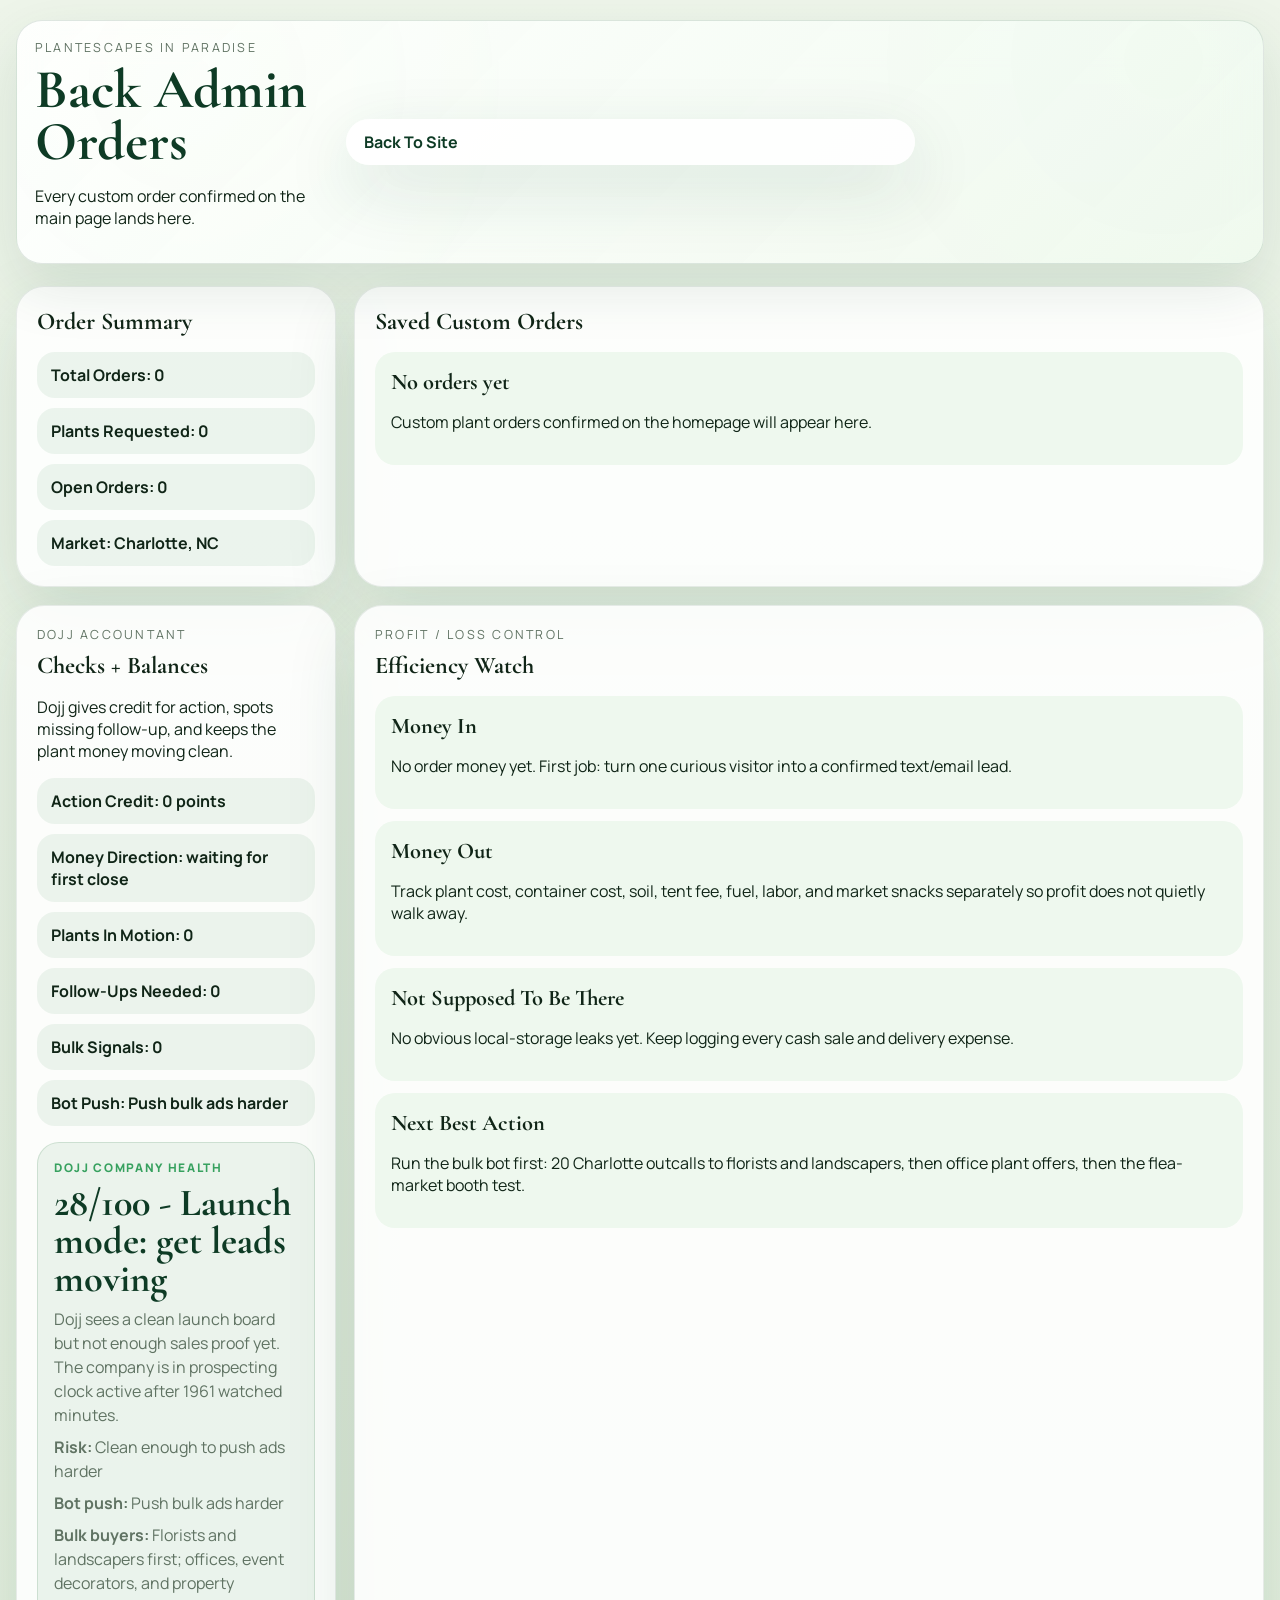
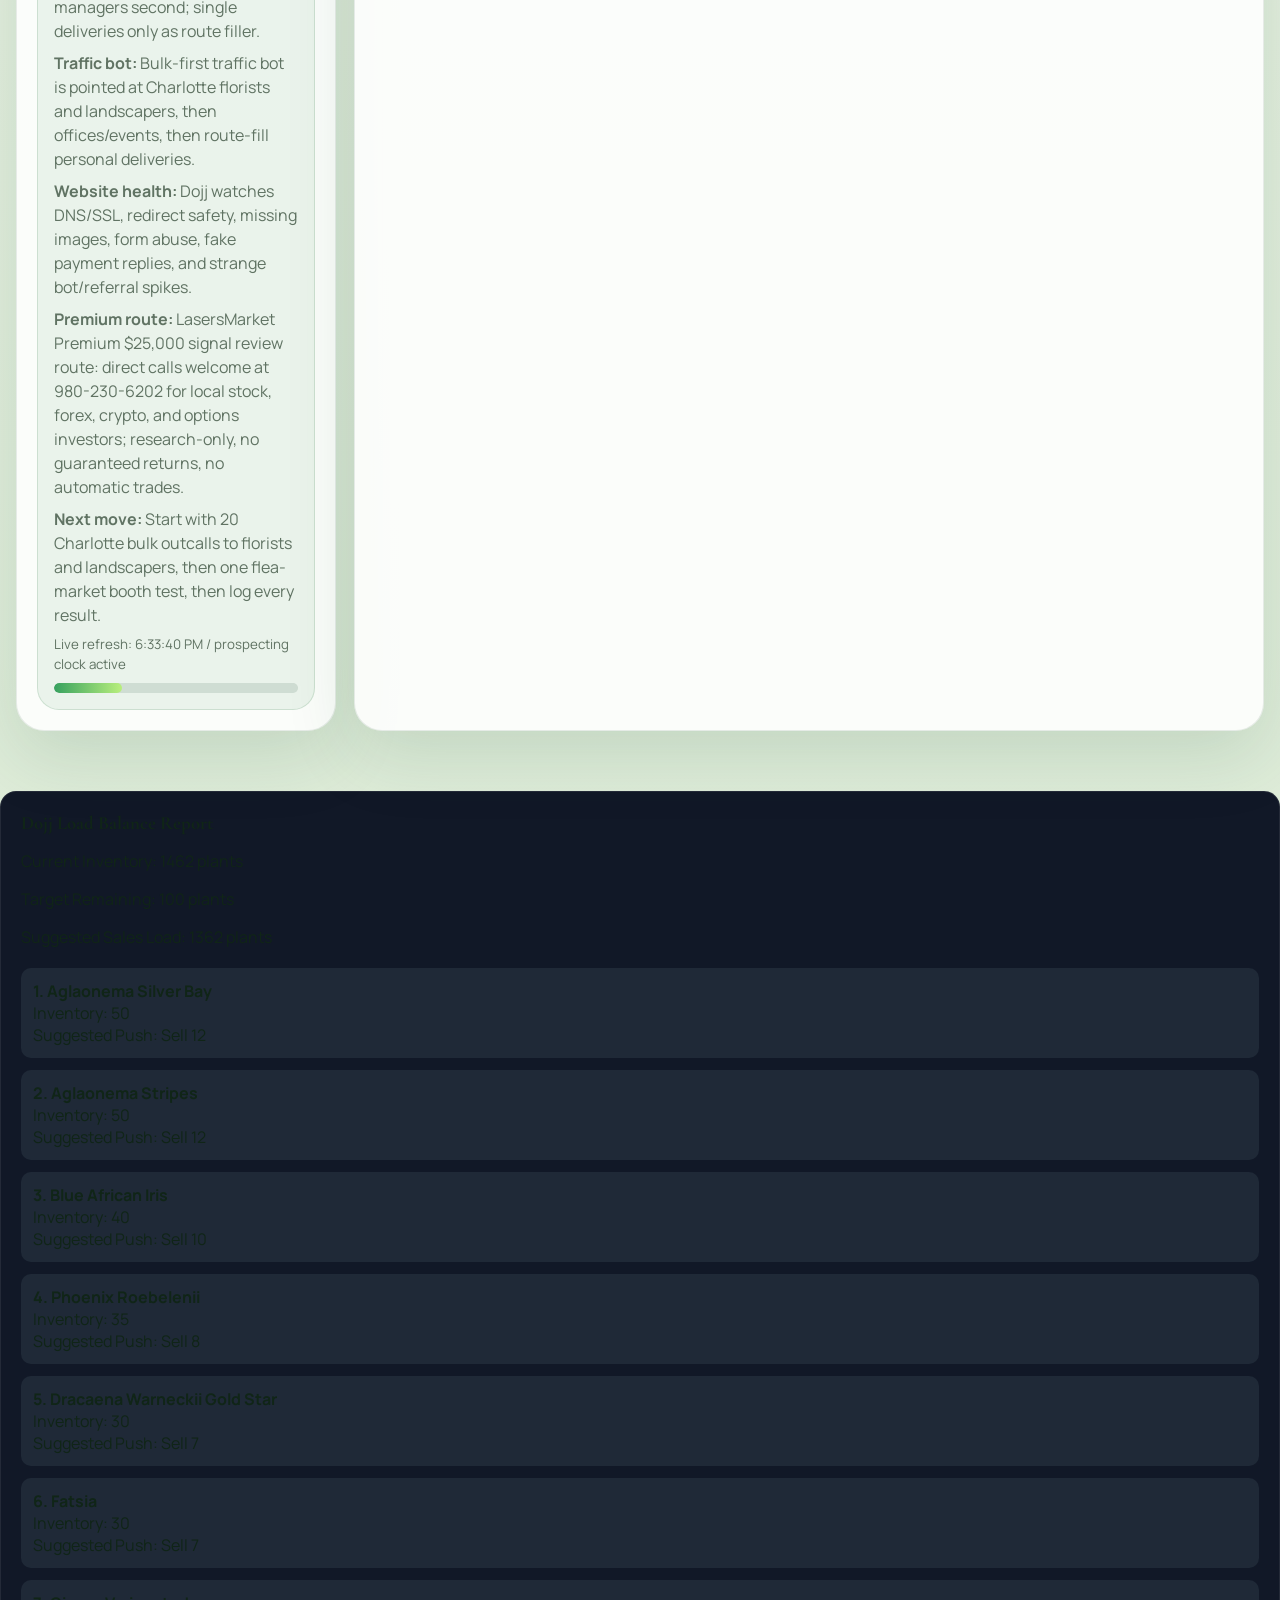
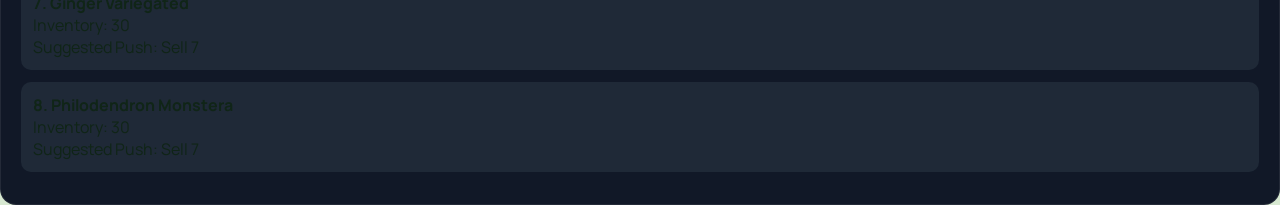
<file: admin.html>
<!DOCTYPE html>
<html lang="en">
<head>
  <meta charset="UTF-8">
  <meta name="viewport" content="width=device-width, initial-scale=1.0">
  <title>PlantEscapes In Paradise Admin</title>
  <link rel="preconnect" href="https://fonts.googleapis.com">
  <link rel="preconnect" href="https://fonts.gstatic.com" crossorigin>
  <link href="https://fonts.googleapis.com/css2?family=Cormorant+Garamond:wght@600;700&family=Manrope:wght@400;500;700;800&display=swap" rel="stylesheet">
  <link rel="stylesheet" href="./styles.css?v=20260506-free-ad-routes">
</head>
<body class="admin-body">
  <div class="admin-shell">
    <header class="admin-header">
      <div>
        <p class="eyebrow">PlantEscapes In Paradise</p>
        <h1>Back Admin Orders</h1>
        <p>Every custom order confirmed on the main page lands here.</p>
      </div>
      <a class="admin-home" href="./index.html">Back To Site</a>
    </header>

    <section class="admin-grid">
      <article class="admin-card">
        <h2>Order Summary</h2>
        <div id="adminSummary" class="admin-summary"></div>
      </article>
      <article class="admin-card">
        <h2>Saved Custom Orders</h2>
        <div id="ordersList" class="orders-list"></div>
      </article>
    </section>

    <section class="admin-grid dojj-admin-grid">
      <article class="admin-card">
        <p class="eyebrow">Dojj accountant</p>
        <h2>Checks + Balances</h2>
        <p>Dojj gives credit for action, spots missing follow-up, and keeps the plant money moving clean.</p>
        <div id="dojjSummary" class="admin-summary"></div>
        <div id="companyHealthSummary" class="company-health-card"></div>
      </article>
      <article class="admin-card">
        <p class="eyebrow">Profit / loss control</p>
        <h2>Efficiency Watch</h2>
        <div id="dojjChecks" class="orders-list"></div>
      </article>
    </section>
  </div>

  <script src="./app.js?v=20260506-free-ad-routes"></script>
</body>
</html>
</file>
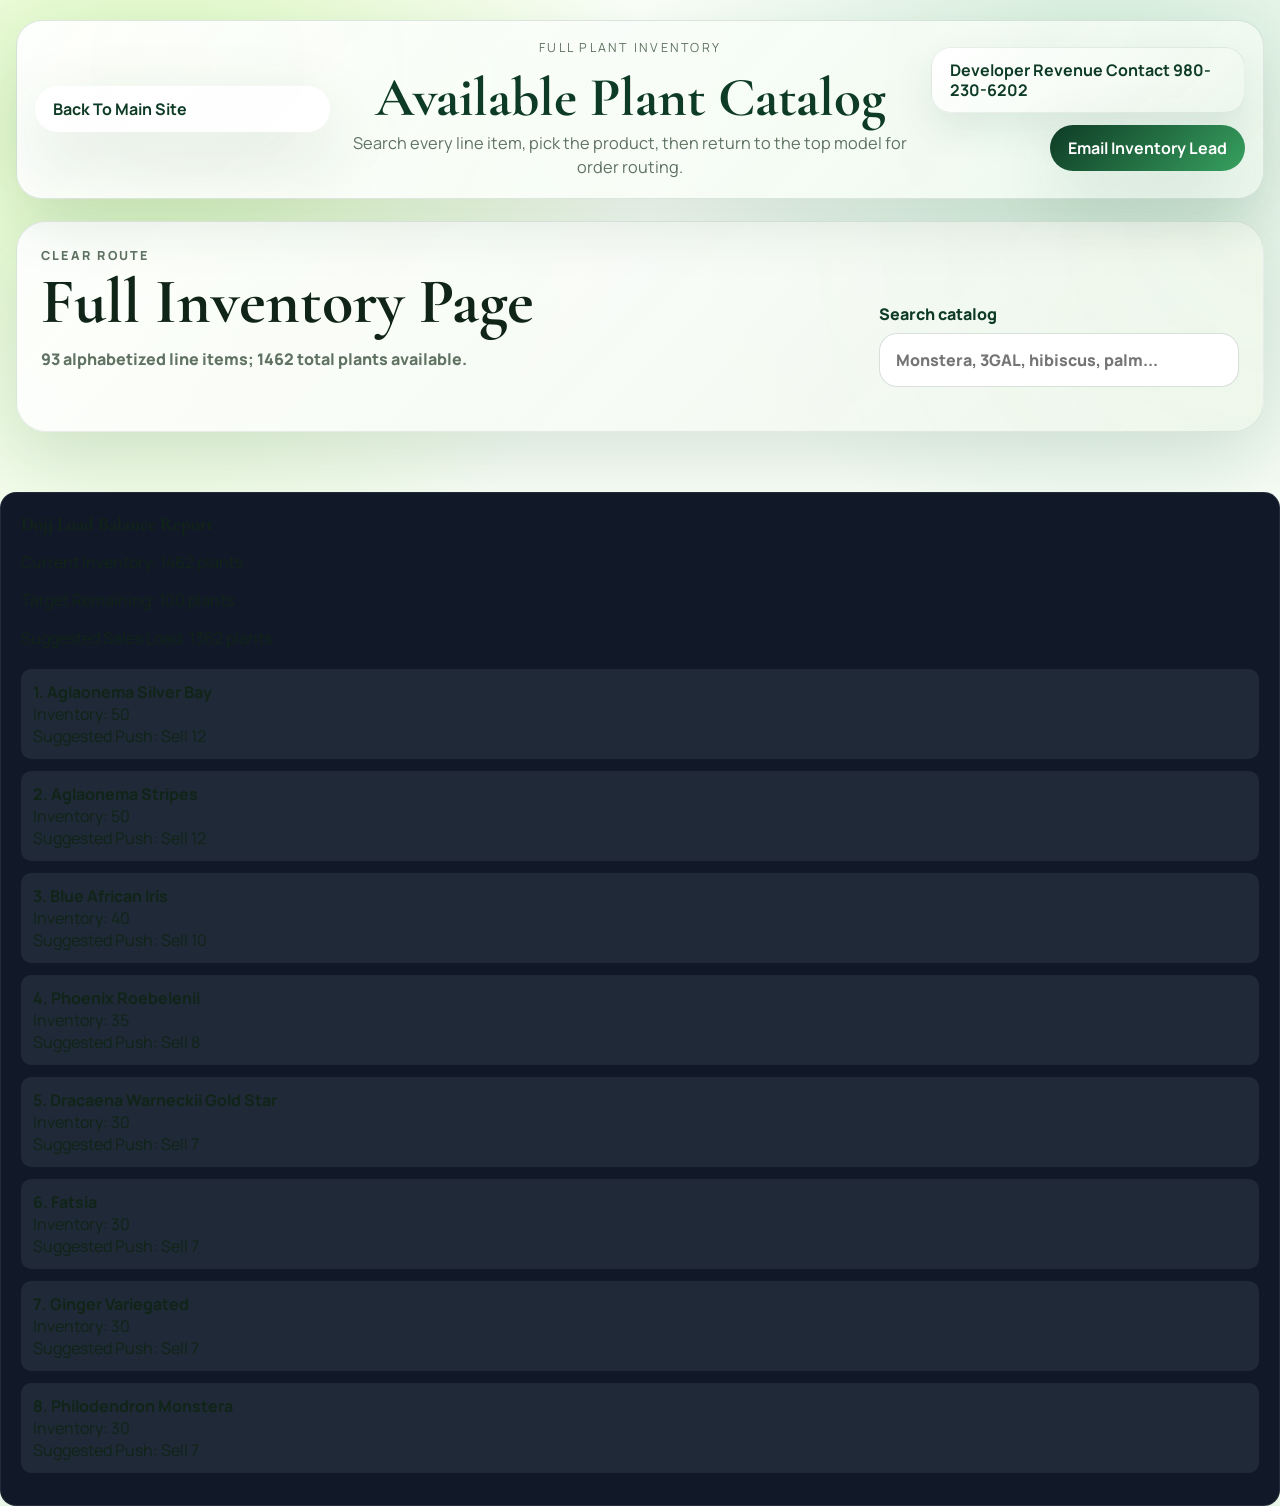
<file: inventory.html>
<!DOCTYPE html>
<html lang="en">
<head>
  <meta charset="UTF-8">
  <meta name="viewport" content="width=device-width, initial-scale=1.0">
  <title>PlantEscapes In Paradise | Full Plant Inventory</title>
  <meta name="description" content="Full PlantEscapes In Paradise plant inventory for Charlotte bulk plant delivery, florist support, flea market sales, and consulting orders.">
  <meta name="theme-color" content="#153b24">
  <link rel="preconnect" href="https://fonts.googleapis.com">
  <link rel="preconnect" href="https://fonts.gstatic.com" crossorigin>
  <link href="https://fonts.googleapis.com/css2?family=Cormorant+Garamond:wght@600;700&family=Manrope:wght@400;500;700;800&display=swap" rel="stylesheet">
  <link rel="stylesheet" href="./styles.css?v=20260506-revenue-contact">
  <script src="https://supportrd.com/api/dojj/traffic/pixel.js?site=theplantmaninc.com" defer></script>
</head>
<body>
  <div class="site-shell inventory-page-shell">
    <header class="topbar">
      <a class="admin-home" href="./index.html">Back To Main Site</a>
      <div class="brand-lockup">
        <p class="eyebrow">Full plant inventory</p>
        <h1>Available Plant Catalog</h1>
        <p class="tagline">Search every line item, pick the product, then return to the top model for order routing.</p>
      </div>
      <div class="topbar-actions">
        <a class="contact-chip revenue-contact-chip" href="tel:+19802306202">Developer Revenue Contact 980-230-6202</a>
        <a class="delivery-bot-link" href="mailto:zzzanthony123@gmail.com?subject=PlantEscapes%20inventory%20lead&body=Plant%20from%20full%20inventory%3A%20%0AQuantity%3A%20%0ACity%3A%20%0AContact%3A%20%0ANotes%3A%20">Email Inventory Lead</a>
      </div>
    </header>

    <main class="inventory-full-panel">
      <div class="inventory-page-header">
        <div>
          <p class="eyebrow">Clear route</p>
          <h2>Full Inventory Page</h2>
          <p id="fullInventorySummary">Loading inventory...</p>
        </div>
        <label class="inventory-search">
          Search catalog
          <input id="inventorySearch" type="search" placeholder="Monstera, 3GAL, hibiscus, palm...">
        </label>
      </div>
      <div class="inventory-grid full-inventory-grid" id="fullInventoryGrid" aria-label="Full alphabetized plant inventory"></div>
    </main>
  </div>

  <script src="./app.js?v=20260506-free-ad-routes"></script>
</body>
</html>
</file>
<file: styles.css>
:root {
  --bg: #f4fbf2;
  --card: #ffffff;
  --card-2: #eef8ee;
  --mint: #dff6df;
  --lime: #b9ef7d;
  --green: #37a15f;
  --green-deep: #0e3b25;
  --gold: #d7a756;
  --text: #102517;
  --muted: #607363;
  --shadow: 0 24px 70px rgba(22, 78, 48, 0.14);
  --soft-border: rgba(14, 59, 37, 0.09);
}

* { box-sizing: border-box; }
body {
  margin: 0;
  font-family: "Manrope", sans-serif;
  color: var(--text);
  background:
    radial-gradient(circle at 12% 8%, rgba(185, 239, 125, 0.46), transparent 28%),
    radial-gradient(circle at 86% 6%, rgba(55, 161, 95, 0.2), transparent 26%),
    linear-gradient(180deg, #fbfff9 0%, var(--bg) 58%, #e8f6e7 100%);
}

button, input, textarea, select {
  font: inherit;
}

.site-shell, .admin-shell {
  width: min(1280px, calc(100vw - 32px));
  margin: 0 auto;
  padding: 20px 0 40px;
}

.topbar, .admin-header {
  display: grid;
  grid-template-columns: minmax(260px, 0.75fr) minmax(360px, 1.45fr) minmax(260px, 0.8fr);
  align-items: center;
  gap: 16px;
  margin-bottom: 22px;
  padding: 18px;
  border: 1px solid rgba(14,59,37,0.12);
  border-radius: 26px;
  background:
    linear-gradient(135deg, rgba(255,255,255,0.94), rgba(240,250,239,0.9)),
    radial-gradient(circle at 14% 24%, rgba(185,239,125,0.22), transparent 32%),
    radial-gradient(circle at 92% 16%, rgba(55,161,95,0.12), transparent 30%);
  box-shadow: 0 22px 60px rgba(22,78,48,0.12);
  backdrop-filter: blur(18px);
}

.brand-lockup {
  text-align: center;
  display: grid;
  gap: 8px;
  justify-items: center;
}

.eyebrow {
  margin: 0 0 8px;
  font-size: 0.78rem;
  letter-spacing: 0.18em;
  text-transform: uppercase;
  color: var(--muted);
}

h1, h2, h3 {
  font-family: "Cormorant Garamond", serif;
  margin: 0;
}

.brand-lockup h1,
.admin-header h1 {
  font-size: clamp(2.4rem, 4.3vw, 4.8rem);
  line-height: 0.95;
  color: var(--green-deep);
}

.tagline {
  max-width: 760px;
  margin: 0;
  color: var(--muted);
  font-size: 1.02rem;
  line-height: 1.45;
}

.contact-chip,
.location-chip,
.settings-chip,
.admin-link,
.admin-home,
.mini-menu button,
.carousel-arrow,
.confirm-button {
  border: 0;
  cursor: pointer;
}

.contact-chip,
.location-chip,
.settings-chip,
.delivery-bot-link,
.admin-link,
.admin-home {
  border-radius: 999px;
  padding: 12px 18px;
  background: rgba(255,255,255,0.9);
  color: var(--green-deep);
  box-shadow: var(--shadow);
  text-decoration: none;
  font-weight: 700;
}

.contact-chip {
  justify-self: start;
  width: min(100%, 340px);
  min-height: 58px;
  border: 1px solid rgba(14,59,37,0.08);
  border-radius: 20px;
  background:
    linear-gradient(135deg, rgba(255,255,255,0.95), rgba(238,248,238,0.9));
  box-shadow: 0 16px 38px rgba(22,78,48,0.1);
  text-align: left;
  line-height: 1.25;
}

.delivery-bot-link {
  background: linear-gradient(135deg, var(--green-deep), var(--green));
  color: white;
  white-space: nowrap;
}

.order-status a,
.bot-mail-link {
  color: var(--lime);
  font-weight: 900;
}

.order-item a {
  color: var(--green-deep);
  font-weight: 900;
}

.bot-mail-link {
  display: inline-flex;
  width: fit-content;
  margin-top: 12px;
  padding: 12px 14px;
  border-radius: 999px;
  background: rgba(255,255,255,0.16);
  color: white;
  text-decoration: none;
}

.location-chip {
  justify-self: end;
}

.topbar-actions {
  display: flex;
  flex-wrap: wrap;
  justify-content: flex-end;
  align-items: center;
  gap: 12px;
}

.main-grid {
  display: grid;
  grid-template-columns: 220px minmax(0, 1fr) 220px;
  gap: 18px;
}

.ad-column {
  display: grid;
  gap: 18px;
  align-content: start;
}

.ad-card,
.hero-card,
.admin-card,
.seo-strip article,
.modal-card {
  background: rgba(255,255,255,0.86);
  border: 1px solid var(--soft-border);
  border-radius: 28px;
  box-shadow: var(--shadow);
}

.ad-card {
  position: relative;
  overflow: hidden;
  padding: 20px;
  min-height: 250px;
}

.ad-card h2 {
  font-size: 2.2rem;
  line-height: 0.98;
  margin-bottom: 8px;
  color: var(--green-deep);
}

.ad-card p:not(.eyebrow) {
  color: var(--text);
  line-height: 1.46;
}

.opportunity-card {
  display: grid;
  align-content: space-between;
  gap: 14px;
  border-radius: 24px;
  background:
    linear-gradient(180deg, rgba(255,255,255,0.93), rgba(248,253,246,0.88)),
    radial-gradient(circle at top right, rgba(185,239,125,0.24), transparent 38%);
  border-color: rgba(14,59,37,0.1);
}

.opportunity-card::before {
  content: "";
  position: absolute;
  inset: 0 auto 0 0;
  width: 5px;
  background: linear-gradient(180deg, var(--green), var(--lime), var(--gold));
}

.opportunity-card::after {
  content: "";
  position: absolute;
  right: -50px;
  top: -50px;
  width: 150px;
  height: 150px;
  border: 1px solid rgba(47,124,71,0.12);
  border-radius: 50%;
}

.ad-signal {
  display: flex;
  justify-content: space-between;
  gap: 10px;
  align-items: center;
  padding: 8px;
  border: 1px solid rgba(14,59,37,0.08);
  border-radius: 16px;
  background: rgba(255,255,255,0.62);
}

.ad-signal span {
  color: var(--muted);
  font-size: 0.72rem;
  font-weight: 950;
  letter-spacing: 0.1em;
  text-transform: uppercase;
}

.ad-signal strong {
  color: var(--green-deep);
  font-size: 0.82rem;
  white-space: nowrap;
}

.ad-route-line {
  display: grid;
  grid-template-columns: 0.7fr 1fr 1.4fr;
  gap: 7px;
}

.ad-route-line i {
  height: 6px;
  border-radius: 999px;
  background: linear-gradient(90deg, rgba(47,124,71,0.18), var(--green));
}

.ad-card.warm {
  background: linear-gradient(180deg, rgba(238,248,222,0.95), rgba(255,255,255,0.92));
}

.ad-card.cool {
  background: linear-gradient(180deg, rgba(222,246,231,0.95), rgba(255,255,255,0.92));
}

.hero-card {
  padding: 18px;
  display: grid;
  gap: 18px;
  background:
    linear-gradient(180deg, rgba(8,31,19,0.96), rgba(22,80,47,0.92)),
    radial-gradient(circle at 16% 4%, rgba(185,239,125,0.22), transparent 34%),
    radial-gradient(circle at top right, rgba(255,255,255,0.14), transparent 38%);
  color: white;
  overflow: hidden;
}

.top-command-panel {
  display: grid;
  grid-template-columns: minmax(0, 0.85fr) minmax(0, 1.15fr) auto;
  gap: 12px;
  align-items: stretch;
  padding: 14px;
  border: 1px solid rgba(255,255,255,0.12);
  border-radius: 20px;
  background:
    linear-gradient(135deg, rgba(255,255,255,0.12), rgba(255,255,255,0.06)),
    radial-gradient(circle at top right, rgba(185,239,125,0.12), transparent 42%);
  color: white;
  box-shadow: inset 0 0 28px rgba(255,255,255,0.03);
}

.command-panel-main {
  display: grid;
  gap: 8px;
  align-content: center;
}

.command-panel-main .eyebrow {
  color: rgba(255,255,255,0.62);
}

.command-panel-main h2 {
  color: white;
  font-size: clamp(1.7rem, 2.8vw, 2.7rem);
  line-height: 0.94;
}

.command-panel-main p {
  margin: 0;
  color: rgba(255,255,255,0.78);
  line-height: 1.55;
}

.command-panel-metrics {
  display: grid;
  grid-template-columns: repeat(6, minmax(0, 1fr));
  gap: 8px;
}

.command-panel-metrics article {
  display: grid;
  gap: 6px;
  min-height: 74px;
  padding: 10px;
  border: 1px solid rgba(255,255,255,0.14);
  border-radius: 14px;
  background: rgba(255,255,255,0.08);
}

.command-panel-metrics span {
  color: rgba(255,255,255,0.58);
  font-size: 0.62rem;
  font-weight: 950;
  letter-spacing: 0.13em;
  text-transform: uppercase;
}

.command-panel-metrics strong {
  color: white;
  font-size: 0.86rem;
  line-height: 1.12;
}

.command-strip-button {
  min-width: 118px;
  border: 0;
  border-radius: 14px;
  background: rgba(255,255,255,0.9);
  color: var(--green-deep);
  cursor: pointer;
  font-weight: 950;
  box-shadow: 0 12px 26px rgba(3,20,10,0.14);
}

.hero-stage {
  position: relative;
  border-radius: 28px;
  overflow: hidden;
  min-height: 520px;
  background:
    linear-gradient(rgba(255,255,255,0.04) 1px, transparent 1px),
    linear-gradient(90deg, rgba(255,255,255,0.04) 1px, transparent 1px),
    radial-gradient(circle at 50% 36%, rgba(185,239,125,0.22), transparent 34%),
    linear-gradient(135deg, #06180f, #164d2d 54%, #89d85b);
  background-size: 42px 42px, 42px 42px, auto, auto;
}

.hero-topline {
  position: absolute;
  top: 18px;
  left: 18px;
  right: 18px;
  z-index: 3;
  display: flex;
  justify-content: space-between;
  gap: 12px;
  align-items: center;
}

.mini-menu {
  display: flex;
  flex-wrap: wrap;
  gap: 10px;
}

.mini-menu button {
  padding: 10px 16px;
  border-radius: 999px;
  background: rgba(14, 59, 37, 0.78);
  color: white;
  backdrop-filter: blur(8px);
}

.mini-menu button.active {
  background: linear-gradient(135deg, var(--lime), var(--green));
  color: var(--green-deep);
}

.hero-image-wrap {
  position: relative;
  height: 100%;
}

.plant-image {
  display: block;
  width: 100%;
  height: 520px;
  object-fit: cover;
  filter: saturate(1.08) contrast(1.04);
}

.cockpit-glass {
  position: absolute;
  inset: 18px;
  z-index: 2;
  pointer-events: none;
  border: 1px solid rgba(255,255,255,0.24);
  border-radius: 28px;
  box-shadow:
    inset 0 0 0 1px rgba(185,239,125,0.2),
    inset 0 0 60px rgba(6,24,15,0.36);
}

.cockpit-glass::before,
.cockpit-glass::after {
  content: "";
  position: absolute;
  left: 50%;
  top: 50%;
  width: 1px;
  height: 82%;
  background: linear-gradient(transparent, rgba(255,255,255,0.6), transparent);
  transform: translate(-50%, -50%);
}

.cockpit-glass::after {
  width: 82%;
  height: 1px;
}

.orbit {
  position: absolute;
  left: 50%;
  top: 50%;
  border: 1px solid rgba(185,239,125,0.5);
  border-radius: 50%;
  transform: translate(-50%, -50%);
  animation: cockpitOrbit 12s linear infinite;
}

.orbit-one {
  width: min(72%, 520px);
  aspect-ratio: 1;
}

.orbit-two {
  width: min(52%, 380px);
  aspect-ratio: 1;
  animation-duration: 9s;
  animation-direction: reverse;
}

.orbit-three {
  width: min(30%, 230px);
  aspect-ratio: 1;
  animation-duration: 6s;
}

.orbit::before {
  content: "";
  position: absolute;
  top: -5px;
  left: 50%;
  width: 10px;
  height: 10px;
  border-radius: 50%;
  background: var(--lime);
  box-shadow: 0 0 18px var(--lime);
}

@keyframes cockpitOrbit {
  to { transform: translate(-50%, -50%) rotate(360deg); }
}

.cockpit-readout {
  position: absolute;
  right: 24px;
  bottom: 24px;
  z-index: 4;
  display: grid;
  gap: 6px;
  width: min(330px, calc(100% - 48px));
  padding: 14px;
  border: 1px solid rgba(255,255,255,0.24);
  border-radius: 20px;
  background: rgba(6,24,15,0.78);
  color: white;
  backdrop-filter: blur(18px);
  box-shadow: 0 22px 48px rgba(3,20,10,0.26);
}

.cockpit-readout span {
  color: var(--lime);
  font-size: 0.7rem;
  font-weight: 950;
  letter-spacing: 0.13em;
  text-transform: uppercase;
}

.cockpit-readout strong {
  font-family: "Cormorant Garamond", serif;
  font-size: 2rem;
  line-height: 0.96;
}

.cockpit-readout small {
  color: rgba(255,255,255,0.76);
  line-height: 1.35;
}

.spaceship-control-deck {
  display: grid;
  grid-template-columns: minmax(190px, 0.75fr) minmax(0, 1fr) minmax(260px, 1.1fr);
  gap: 14px;
  padding: 14px;
  border: 1px solid rgba(255,255,255,0.12);
  border-radius: 20px;
  background:
    linear-gradient(135deg, rgba(255,255,255,0.11), rgba(255,255,255,0.05)),
    radial-gradient(circle at top left, rgba(185,239,125,0.12), transparent 34%);
  box-shadow: inset 0 0 42px rgba(255,255,255,0.04);
}

.throttle-control,
.cockpit-screen {
  border: 1px solid rgba(255,255,255,0.12);
  border-radius: 18px;
  background: rgba(255,255,255,0.08);
}

.throttle-control {
  display: grid;
  gap: 10px;
  align-content: center;
  padding: 14px;
}

.throttle-control span,
.cockpit-screen span {
  color: var(--lime);
  font-size: 0.72rem;
  font-weight: 950;
  letter-spacing: 0.13em;
  text-transform: uppercase;
}

.throttle-control input {
  width: 100%;
  accent-color: var(--lime);
}

.throttle-control strong {
  color: white;
  font-size: 1.7rem;
}

.cockpit-mode-tabs {
  display: grid;
  grid-template-columns: repeat(5, minmax(0, 1fr));
  gap: 8px;
}

.cockpit-mode-tabs button {
  min-height: 72px;
  border: 1px solid rgba(255,255,255,0.14);
  border-radius: 18px;
  background: rgba(255,255,255,0.08);
  color: rgba(255,255,255,0.76);
  cursor: pointer;
  font-weight: 950;
}

.cockpit-mode-tabs button.active {
  background: rgba(255,255,255,0.92);
  color: var(--green-deep);
  box-shadow: 0 12px 26px rgba(3,20,10,0.14);
}

.cockpit-screen {
  display: grid;
  gap: 9px;
  padding: 14px;
}

.cockpit-screen strong {
  color: white;
  font-family: "Cormorant Garamond", serif;
  font-size: 2rem;
  line-height: 0.96;
}

.cockpit-screen p {
  margin: 0;
  color: rgba(255,255,255,0.78);
  line-height: 1.45;
}

.cockpit-progress {
  height: 8px;
  overflow: hidden;
  border-radius: 999px;
  background: rgba(255,255,255,0.14);
}

.cockpit-progress i {
  display: block;
  width: 70%;
  height: 100%;
  border-radius: inherit;
  background: linear-gradient(90deg, var(--green), var(--lime), white);
  transition: width 260ms ease;
}

.scan-hud {
  position: absolute;
  left: 28px;
  bottom: 28px;
  z-index: 4;
  display: grid;
  gap: 6px;
  min-width: 230px;
  padding: 14px;
  border: 1px solid rgba(255,255,255,0.3);
  border-radius: 22px;
  background: rgba(14,59,37,0.78);
  color: white;
  box-shadow: 0 20px 52px rgba(14,59,37,0.28);
  backdrop-filter: blur(18px);
}

.scan-hud span {
  color: var(--lime);
  font-size: 0.72rem;
  font-weight: 950;
  letter-spacing: 0.14em;
  text-transform: uppercase;
}

.scan-hud strong {
  font-size: 1.05rem;
}

.scan-hud i {
  display: block;
  height: 6px;
  border-radius: 999px;
  background: linear-gradient(90deg, var(--lime), white, var(--green));
  background-size: 220% 100%;
  animation: scanPulse 2.2s ease-in-out infinite;
}

@keyframes scanPulse {
  0%, 100% { background-position: 0% 50%; }
  50% { background-position: 100% 50%; }
}

.carousel-arrow {
  position: absolute;
  top: 50%;
  transform: translateY(-50%);
  z-index: 3;
  width: 64px;
  height: 64px;
  border-radius: 50%;
  background: rgba(14, 59, 37, 0.78);
  color: white;
  font-size: 2rem;
  backdrop-filter: blur(10px);
}

.carousel-arrow.left { left: 18px; }
.carousel-arrow.right { right: 18px; }

.product-details {
  display: grid;
  grid-template-columns: 1.1fr 0.9fr;
  gap: 18px;
}

.product-copy,
.order-card {
  border-radius: 24px;
  padding: 22px;
  background: var(--card);
}

.product-actions {
  display: flex;
  flex-wrap: wrap;
  gap: 12px;
  margin-top: 20px;
}

.secondary-button {
  display: inline-flex;
  align-items: center;
  justify-content: center;
  padding: 12px 18px;
  border-radius: 999px;
  background: rgba(55,161,95,0.1);
  color: var(--green-deep);
  border: 1px solid rgba(55,161,95,0.18);
  font-weight: 800;
  cursor: pointer;
  text-decoration: none;
}

.secondary-button.command {
  background: linear-gradient(135deg, var(--green-deep), var(--green));
  color: white;
  box-shadow: 0 14px 34px rgba(14,59,37,0.18);
}

.secondary-button.bulk {
  background: rgba(215,167,86,0.14);
}

.delivery-note {
  margin-top: 16px;
  padding: 14px 16px;
  border-radius: 18px;
  background: rgba(47,124,71,0.08);
  color: var(--muted);
  line-height: 1.6;
}

.inventory-section {
  margin-top: 22px;
  padding: 22px;
  border-radius: 28px;
  background:
    linear-gradient(135deg, rgba(255,255,255,0.92), rgba(238,246,236,0.88)),
    radial-gradient(circle at top right, rgba(215,167,86,0.22), transparent 38%);
  border: 1px solid rgba(21,59,36,0.08);
  box-shadow: var(--shadow);
}

.inventory-heading {
  display: flex;
  justify-content: space-between;
  gap: 18px;
  align-items: end;
  margin-bottom: 18px;
}

.inventory-head-actions {
  display: grid;
  justify-items: end;
  gap: 12px;
}

.inventory-heading h2 {
  font-size: clamp(2rem, 4vw, 3.2rem);
  line-height: 0.95;
}

.inventory-heading p:last-child,
.inventory-head-actions p {
  max-width: 420px;
  margin: 0;
  color: var(--muted);
  text-align: right;
  font-weight: 700;
}

.show-all-button {
  display: inline-flex;
  align-items: center;
  justify-content: center;
  min-height: 44px;
  padding: 0 18px;
  border-radius: 999px;
  background: var(--green-deep);
  color: white;
  text-decoration: none;
  font-weight: 950;
  box-shadow: 0 14px 34px rgba(14,59,37,0.18);
}

.inventory-grid {
  display: grid;
  grid-template-columns: repeat(auto-fill, minmax(190px, 1fr));
  gap: 14px;
  max-height: 680px;
  overflow: auto;
  padding-right: 8px;
  scrollbar-color: var(--green) rgba(21,59,36,0.1);
}

.inventory-card {
  display: grid;
  grid-template-rows: 132px auto auto auto;
  gap: 8px;
  width: 100%;
  min-height: 265px;
  padding: 10px;
  border: 1px solid rgba(21,59,36,0.12);
  border-radius: 20px;
  background: rgba(255,255,255,0.75);
  color: var(--text);
  text-align: left;
  box-shadow: 0 12px 34px rgba(7, 25, 16, 0.1);
  cursor: pointer;
  transition: transform 160ms ease, border-color 160ms ease, box-shadow 160ms ease;
}

.inventory-card:hover,
.inventory-card.active {
  transform: translateY(-3px);
  border-color: rgba(47,124,71,0.55);
  box-shadow: 0 18px 38px rgba(7, 25, 16, 0.18);
}

.inventory-card.active {
  background: linear-gradient(180deg, rgba(238,246,236,1), rgba(255,255,255,0.88));
}

.inventory-card img {
  width: 100%;
  height: 132px;
  object-fit: cover;
  border-radius: 14px;
  background: #e8f4e8;
}

.inventory-card span {
  width: fit-content;
  padding: 6px 10px;
  border-radius: 999px;
  background: rgba(47,124,71,0.1);
  color: var(--green-deep);
  font-size: 0.78rem;
  font-weight: 800;
}

.inventory-card strong {
  font-size: 1rem;
  line-height: 1.2;
}

.inventory-card small {
  color: var(--muted);
  font-weight: 700;
  line-height: 1.35;
}

.inventory-card em {
  color: var(--muted);
  font-size: 0.78rem;
  font-style: normal;
  font-weight: 800;
}

.product-copy h2 {
  font-size: clamp(2rem, 4vw, 3.4rem);
  line-height: 0.95;
}

.price {
  margin: 14px 0 10px;
  font-size: 1.8rem;
  font-weight: 800;
  color: var(--green);
}

.definition {
  margin: 0;
  font-size: 1.02rem;
  line-height: 1.65;
  color: var(--muted);
}

.command-snapshot {
  display: grid;
  grid-template-columns: repeat(3, minmax(0, 1fr));
  gap: 10px;
  margin-top: 18px;
}

.command-snapshot div {
  min-height: 92px;
  padding: 13px;
  border: 1px solid rgba(14,59,37,0.09);
  border-radius: 18px;
  background:
    linear-gradient(180deg, rgba(223,246,223,0.78), rgba(255,255,255,0.76));
}

.command-snapshot span {
  display: block;
  margin-bottom: 7px;
  color: var(--muted);
  font-size: 0.72rem;
  font-weight: 950;
  letter-spacing: 0.12em;
  text-transform: uppercase;
}

.command-snapshot strong {
  display: block;
  color: var(--green-deep);
  line-height: 1.2;
}

.feature-points {
  display: grid;
  gap: 10px;
  margin-top: 18px;
}

.feature-pill {
  padding: 10px 14px;
  border-radius: 999px;
  background: rgba(47,124,71,0.08);
  color: var(--green-deep);
  font-weight: 700;
}

.free-photo-links {
  margin-top: 16px;
  padding: 14px;
  border: 1px solid rgba(21,59,36,0.1);
  border-radius: 18px;
  background: rgba(255,255,255,0.58);
}

.source-stack-heading {
  display: flex;
  justify-content: space-between;
  gap: 14px;
  align-items: start;
  margin-bottom: 12px;
}

.source-stack-heading p {
  margin: 0 0 10px;
  color: var(--muted);
  font-size: 0.78rem;
  font-weight: 800;
  letter-spacing: 0.12em;
  text-transform: uppercase;
}

.source-stack-heading strong {
  display: block;
  color: var(--green-deep);
  line-height: 1.35;
}

.source-query-button {
  flex: 0 0 auto;
  min-height: 38px;
  padding: 8px 12px;
  border: 1px solid rgba(21,59,36,0.12);
  border-radius: 999px;
  background: rgba(47,124,71,0.1);
  color: var(--green-deep);
  cursor: pointer;
  font-size: 0.8rem;
  font-weight: 800;
}

.source-stack {
  display: grid;
  gap: 10px;
}

.source-row {
  display: grid;
  grid-template-columns: 34px minmax(0, 1fr) auto;
  gap: 12px;
  align-items: center;
  min-height: 58px;
  padding: 10px 12px;
  border: 1px solid rgba(21,59,36,0.1);
  border-radius: 16px;
  background: rgba(255,255,255,0.48);
  color: var(--green-deep);
  text-decoration: none;
  transition: border-color 160ms ease, background 160ms ease, transform 160ms ease;
}

.source-row:hover {
  transform: translateY(-1px);
  border-color: rgba(47,124,71,0.42);
  background: rgba(255,255,255,0.78);
}

.source-rank {
  display: grid;
  place-items: center;
  width: 34px;
  height: 34px;
  border-radius: 50%;
  background: var(--green-deep);
  color: white;
  font-weight: 800;
}

.source-row strong,
.source-row small {
  display: block;
}

.source-row strong {
  margin-bottom: 3px;
}

.source-row small,
.source-row em,
.source-note {
  color: var(--muted);
  font-size: 0.78rem;
  font-style: normal;
  line-height: 1.35;
}

.source-row em {
  padding: 6px 9px;
  border-radius: 999px;
  background: rgba(215,167,86,0.16);
  color: #745421;
  font-weight: 800;
  white-space: nowrap;
}

.source-note {
  display: block;
  margin-top: 10px;
}

.source-note a {
  color: var(--green-deep);
  font-weight: 800;
}

.order-card {
  background:
    linear-gradient(180deg, #0e3b25, #1f6f43),
    radial-gradient(circle at top right, rgba(185,239,125,0.28), transparent 38%);
  color: white;
}

.order-card h3 {
  font-size: 2rem;
  margin-bottom: 8px;
}

.order-card p {
  color: rgba(255,255,255,0.78);
}

.order-card label {
  display: grid;
  gap: 8px;
  margin-top: 14px;
  font-size: 0.95rem;
  font-weight: 700;
}

.order-card input,
.order-card textarea,
.order-card select {
  width: 100%;
  border: 1px solid rgba(255,255,255,0.18);
  background: rgba(255,255,255,0.08);
  border-radius: 16px;
  color: white;
  padding: 14px;
}

.order-card select option {
  color: var(--text);
}

.confirm-button {
  margin-top: 18px;
  width: 100%;
  padding: 16px;
  border-radius: 18px;
  background: linear-gradient(135deg, #d7a756, #f1d9a8);
  color: #102517;
  font-weight: 800;
}

.order-status {
  margin-top: 12px;
  min-height: 24px;
}

.seo-strip {
  display: grid;
  grid-template-columns: repeat(3, minmax(0, 1fr));
  gap: 18px;
  margin-top: 22px;
}

.plant-reader-section {
  display: grid;
  grid-template-columns: 0.82fr 1.18fr;
  gap: 22px;
  margin-top: 22px;
  padding: 24px;
  border-radius: 34px;
  background:
    radial-gradient(circle at 16% 18%, rgba(185,239,125,0.32), transparent 30%),
    linear-gradient(135deg, #0e3b25, #1e7044 54%, #effbea 54%, #ffffff 100%);
  box-shadow: 0 30px 84px rgba(14,59,37,0.18);
}

.reader-device {
  display: grid;
  place-items: center;
}

.reader-phone {
  width: min(360px, 100%);
  min-height: 590px;
  padding: 18px;
  border: 10px solid #071f13;
  border-radius: 44px;
  background:
    linear-gradient(180deg, rgba(255,255,255,0.95), rgba(223,246,223,0.92)),
    radial-gradient(circle at top, rgba(185,239,125,0.38), transparent 42%);
  box-shadow: 0 28px 70px rgba(3,20,10,0.34);
}

.reader-lens {
  position: relative;
  display: grid;
  place-items: center;
  min-height: 310px;
  border-radius: 32px;
  overflow: hidden;
  background:
    radial-gradient(circle at center, rgba(185,239,125,0.45), transparent 34%),
    linear-gradient(145deg, #103d25, #42ae68);
}

.reader-lens::before,
.reader-lens::after {
  content: "";
  position: absolute;
  border: 1px solid rgba(255,255,255,0.34);
  border-radius: 50%;
}

.reader-lens::before {
  width: 210px;
  height: 210px;
}

.reader-lens::after {
  width: 132px;
  height: 132px;
}

.reader-lens span {
  width: 82px;
  height: 144px;
  border-radius: 80% 20% 80% 20%;
  background: linear-gradient(135deg, #d8ff8f, #ffffff 48%, #1f7d4a);
  transform: rotate(-28deg);
  box-shadow: 0 0 42px rgba(216,255,143,0.56);
}

.reader-lens i {
  position: absolute;
  left: 0;
  right: 0;
  height: 3px;
  background: rgba(255,255,255,0.72);
  box-shadow: 0 0 20px rgba(255,255,255,0.82);
  animation: lensScan 3s ease-in-out infinite;
}

@keyframes lensScan {
  0%, 100% { top: 24%; }
  50% { top: 76%; }
}

.reader-device-copy {
  display: grid;
  gap: 6px;
  padding: 18px 4px 14px;
}

.reader-device-copy p {
  margin: 0;
  color: var(--green);
  font-size: 0.76rem;
  font-weight: 950;
  letter-spacing: 0.14em;
  text-transform: uppercase;
}

.reader-device-copy strong {
  font-family: "Cormorant Garamond", serif;
  color: var(--green-deep);
  font-size: 2rem;
  line-height: 1;
}

.reader-device-copy small,
.upload-preview {
  color: var(--muted);
  font-weight: 800;
  line-height: 1.4;
}

.reader-upload {
  display: grid;
  gap: 8px;
  min-height: 56px;
  padding: 12px 14px;
  border: 1px dashed rgba(14,59,37,0.24);
  border-radius: 18px;
  background: rgba(255,255,255,0.64);
  color: var(--green-deep);
  font-weight: 950;
  cursor: pointer;
}

.reader-upload input {
  width: 100%;
  color: var(--muted);
  font-size: 0.82rem;
}

.upload-preview {
  display: grid;
  gap: 8px;
  margin-top: 12px;
  padding: 12px;
  border-radius: 18px;
  background: rgba(14,59,37,0.07);
  font-size: 0.86rem;
}

.upload-preview img {
  width: 100%;
  height: 140px;
  object-fit: cover;
  border-radius: 14px;
}

.reader-intelligence {
  display: grid;
  align-content: center;
  gap: 18px;
  padding: 10px;
}

.reader-intelligence h2 {
  max-width: 840px;
  color: var(--green-deep);
  font-size: clamp(2.5rem, 6vw, 5.8rem);
  line-height: 0.86;
}

.reader-intelligence > p:not(.eyebrow) {
  max-width: 760px;
  margin: 0;
  color: var(--muted);
  font-size: 1.06rem;
  line-height: 1.68;
}

.reader-score-grid,
.reader-detail-grid {
  display: grid;
  gap: 12px;
}

.reader-score-grid {
  grid-template-columns: repeat(4, minmax(0, 1fr));
}

.reader-detail-grid {
  grid-template-columns: repeat(3, minmax(0, 1fr));
}

.reader-score-grid article,
.reader-detail-grid article,
.reader-bot-script {
  border: 1px solid rgba(14,59,37,0.1);
  border-radius: 22px;
  background: rgba(255,255,255,0.76);
  box-shadow: 0 16px 42px rgba(14,59,37,0.09);
}

.reader-score-grid article,
.reader-detail-grid article {
  min-height: 122px;
  padding: 16px;
}

.reader-score-grid span,
.reader-detail-grid span,
.reader-bot-script span {
  display: block;
  margin-bottom: 8px;
  color: var(--muted);
  font-size: 0.72rem;
  font-weight: 950;
  letter-spacing: 0.12em;
  text-transform: uppercase;
}

.reader-score-grid strong,
.reader-detail-grid strong {
  display: block;
  color: var(--green-deep);
  font-size: 1.35rem;
  line-height: 1.1;
}

.reader-detail-grid p {
  margin: 10px 0 0;
  color: var(--muted);
  line-height: 1.45;
}

.reader-bot-script {
  display: grid;
  gap: 10px;
  padding: 18px;
  background: linear-gradient(135deg, rgba(14,59,37,0.94), rgba(55,161,95,0.9));
  color: white;
}

.reader-bot-script p {
  margin: 0;
  color: rgba(255,255,255,0.84);
  font-size: 1.05rem;
  line-height: 1.56;
}

.reader-bot-script a {
  display: inline-flex;
  width: fit-content;
  padding: 12px 14px;
  border-radius: 999px;
  background: var(--lime);
  color: var(--green-deep);
  text-decoration: none;
  font-weight: 950;
}

.business-os-section,
.route-section,
.dojj-section,
.bot-route-section {
  margin-top: 22px;
  padding: 22px;
  border-radius: 28px;
  border: 1px solid rgba(21,59,36,0.08);
  box-shadow: var(--shadow);
}

.business-os-section {
  background:
    linear-gradient(135deg, rgba(255,255,255,0.94), rgba(231,245,235,0.9)),
    radial-gradient(circle at top right, rgba(215,167,86,0.22), transparent 36%);
}

.bot-route-section {
  background:
    linear-gradient(135deg, rgba(255,255,255,0.96), rgba(237,250,235,0.9)),
    radial-gradient(circle at top left, rgba(55,161,95,0.18), transparent 34%),
    radial-gradient(circle at bottom right, rgba(215,167,86,0.22), transparent 38%);
}

.bot-route-head {
  display: grid;
  gap: 10px;
  max-width: 940px;
  margin-bottom: 18px;
}

.bot-route-head h2 {
  color: var(--green-deep);
  font-size: clamp(2.2rem, 4.8vw, 4.4rem);
  line-height: 0.9;
}

.bot-route-head p:last-child {
  margin: 0;
  color: var(--muted);
  line-height: 1.6;
}

.bot-channel-grid {
  display: grid;
  grid-template-columns: repeat(4, minmax(0, 1fr));
  gap: 14px;
}

.bot-channel-grid article {
  display: grid;
  gap: 12px;
  align-content: start;
  min-height: 310px;
  padding: 18px;
  border: 1px solid rgba(14,59,37,0.1);
  border-radius: 22px;
  background: rgba(255,255,255,0.76);
  box-shadow: 0 14px 38px rgba(7,25,16,0.11);
}

.bot-channel-grid span {
  width: fit-content;
  padding: 7px 10px;
  border-radius: 999px;
  background: rgba(47,124,71,0.1);
  color: var(--green-deep);
  font-size: 0.72rem;
  font-weight: 950;
  letter-spacing: 0.1em;
  text-transform: uppercase;
}

.bot-channel-grid h3 {
  color: var(--green-deep);
  font-size: 1.8rem;
  line-height: 1;
}

.bot-channel-grid p {
  margin: 0;
  color: var(--muted);
  line-height: 1.5;
}

.channel-actions {
  display: flex;
  flex-wrap: wrap;
  gap: 8px;
  margin-top: auto;
}

.channel-actions a,
.bot-route-mail {
  display: inline-flex;
  align-items: center;
  justify-content: center;
  min-height: 40px;
  padding: 0 12px;
  border-radius: 999px;
  background: rgba(14,59,37,0.08);
  color: var(--green-deep);
  text-decoration: none;
  font-size: 0.82rem;
  font-weight: 950;
}

.bot-route-mail {
  width: fit-content;
  margin-top: 16px;
  padding: 0 16px;
  background: linear-gradient(135deg, var(--green-deep), var(--green));
  color: white;
  box-shadow: 0 16px 34px rgba(14,59,37,0.18);
}

.free-ad-drop {
  display: grid;
  gap: 16px;
  margin-top: 18px;
  padding: 18px;
  border: 1px solid rgba(14,59,37,0.1);
  border-radius: 24px;
  background:
    linear-gradient(135deg, rgba(14,59,37,0.92), rgba(47,124,71,0.86)),
    radial-gradient(circle at top right, rgba(185,239,125,0.24), transparent 40%);
  color: white;
}

.free-ad-drop h3 {
  color: white;
  font-size: clamp(2rem, 4vw, 3.5rem);
  line-height: 0.92;
}

.free-ad-drop p {
  max-width: 920px;
  margin: 0;
  color: rgba(255,255,255,0.76);
  line-height: 1.58;
}

.free-ad-grid {
  display: grid;
  grid-template-columns: repeat(3, minmax(0, 1fr));
  gap: 12px;
}

.free-ad-grid article {
  display: grid;
  gap: 10px;
  min-height: 210px;
  padding: 15px;
  border: 1px solid rgba(255,255,255,0.14);
  border-radius: 18px;
  background: rgba(255,255,255,0.1);
}

.free-ad-grid span {
  width: fit-content;
  padding: 6px 9px;
  border-radius: 999px;
  background: rgba(185,239,125,0.16);
  color: var(--lime);
  font-size: 0.68rem;
  font-weight: 950;
  letter-spacing: 0.1em;
  text-transform: uppercase;
}

.free-ad-grid strong {
  color: white;
  font-family: "Cormorant Garamond", serif;
  font-size: 1.55rem;
  line-height: 0.98;
}

.free-ad-grid p {
  color: rgba(255,255,255,0.74);
  line-height: 1.45;
}

.free-ad-grid a {
  display: inline-flex;
  align-items: center;
  justify-content: center;
  width: fit-content;
  min-height: 38px;
  margin-top: auto;
  padding: 0 12px;
  border-radius: 999px;
  background: rgba(255,255,255,0.92);
  color: var(--green-deep);
  text-decoration: none;
  font-size: 0.82rem;
  font-weight: 950;
}

.route-section {
  background:
    linear-gradient(135deg, rgba(21,59,36,0.94), rgba(47,124,71,0.9)),
    radial-gradient(circle at top left, rgba(215,167,86,0.32), transparent 40%);
  color: white;
}

.dojj-section {
  display: grid;
  grid-template-columns: 0.9fr 1.1fr;
  gap: 18px;
  background:
    linear-gradient(135deg, #102517, #224f31),
    radial-gradient(circle at bottom right, rgba(255,255,255,0.16), transparent 36%);
  color: white;
}

.business-os-head {
  display: grid;
  gap: 10px;
  max-width: 920px;
  margin-bottom: 18px;
}

.business-os-head h2,
.consulting-card h2,
.dojj-card h2 {
  font-size: clamp(2.1rem, 4.5vw, 4rem);
  line-height: 0.95;
}

.business-os-head p:last-child,
.consulting-card p,
.dojj-card p {
  margin: 0;
  color: var(--muted);
  line-height: 1.65;
}

.route-section .business-os-head p,
.route-section .eyebrow,
.route-section a {
  color: rgba(255,255,255,0.78);
}

.route-section .business-os-head h2 {
  color: white;
}

.beam-layout,
.persona-grid,
.route-grid,
.dojj-grid {
  display: grid;
  gap: 14px;
}

.beam-layout {
  grid-template-columns: 1.15fr 0.85fr;
  margin-bottom: 14px;
}

.persona-grid,
.dojj-grid {
  grid-template-columns: repeat(3, minmax(0, 1fr));
}

.route-grid {
  grid-template-columns: repeat(auto-fit, minmax(230px, 1fr));
}

.beam-card,
.persona-grid article,
.consulting-card,
.route-grid article,
.dojj-card,
.dojj-grid article {
  border-radius: 24px;
  border: 1px solid rgba(21,59,36,0.1);
  background: rgba(255,255,255,0.74);
  box-shadow: 0 14px 38px rgba(7,25,16,0.12);
}

.beam-card,
.persona-grid article,
.route-grid article,
.dojj-card,
.dojj-grid article {
  padding: 18px;
}

.beam-card span,
.persona-grid span,
.route-grid span {
  display: inline-flex;
  width: fit-content;
  margin-bottom: 12px;
  padding: 7px 10px;
  border-radius: 999px;
  background: rgba(215,167,86,0.18);
  color: #745421;
  font-size: 0.76rem;
  font-weight: 900;
  letter-spacing: 0.08em;
  text-transform: uppercase;
}

.beam-card h3,
.persona-grid h3,
.route-grid h3 {
  font-size: 1.7rem;
  line-height: 1;
  margin-bottom: 10px;
}

.beam-card p,
.persona-grid p,
.route-grid p {
  margin: 0;
  color: var(--muted);
  line-height: 1.55;
}

.main-beam {
  position: relative;
  overflow: hidden;
  color: white;
  background:
    linear-gradient(135deg, #153b24, #2f7c47),
    radial-gradient(circle at top right, rgba(215,167,86,0.45), transparent 36%);
}

.main-beam span,
.main-beam p {
  color: rgba(255,255,255,0.78);
}

.main-beam h3 {
  color: white;
}

.beam-line {
  display: grid;
  grid-template-columns: 1fr 1.4fr 2fr;
  gap: 8px;
  margin-top: 18px;
}

.beam-line i {
  height: 7px;
  border-radius: 999px;
  background: linear-gradient(90deg, rgba(255,255,255,0.28), #d7a756);
}

.consulting-card {
  display: grid;
  grid-template-columns: 0.9fr 1.1fr;
  gap: 18px;
  align-items: center;
  margin-top: 14px;
  padding: 22px;
  background:
    linear-gradient(135deg, rgba(255,255,255,0.86), rgba(255,243,220,0.86)),
    radial-gradient(circle at bottom right, rgba(47,124,71,0.16), transparent 36%);
}

.delivery-bot-card {
  display: grid;
  grid-template-columns: 0.9fr 1.1fr;
  gap: 18px;
  align-items: center;
  margin-top: 14px;
  padding: 22px;
  border-radius: 24px;
  background:
    linear-gradient(135deg, rgba(21,59,36,0.94), rgba(47,124,71,0.88)),
    radial-gradient(circle at top right, rgba(215,167,86,0.32), transparent 38%);
  color: white;
}

.delivery-bot-card h2 {
  font-size: clamp(2rem, 4vw, 3.4rem);
  line-height: 0.96;
}

.delivery-bot-card p {
  color: rgba(255,255,255,0.78);
  line-height: 1.6;
}

.coverage-map {
  display: flex;
  flex-wrap: wrap;
  gap: 10px;
}

.coverage-map span {
  display: inline-flex;
  align-items: center;
  min-height: 40px;
  padding: 0 13px;
  border: 1px solid rgba(255,255,255,0.18);
  border-radius: 999px;
  background: rgba(255,255,255,0.12);
  color: white;
  font-weight: 900;
}

.consulting-card ol {
  display: grid;
  gap: 12px;
  margin: 0;
  padding: 0;
  list-style: none;
}

.consulting-card li {
  display: grid;
  gap: 4px;
  padding: 14px;
  border-radius: 18px;
  background: rgba(255,255,255,0.66);
}

.consulting-card strong,
.dojj-grid strong {
  font-family: "Cormorant Garamond", serif;
  font-size: 1.55rem;
  line-height: 1;
}

.consulting-card span,
.dojj-grid span {
  color: var(--muted);
  line-height: 1.45;
}

.route-grid article {
  min-height: 250px;
  background: rgba(255,255,255,0.1);
  border-color: rgba(255,255,255,0.16);
}

.route-grid article p,
.route-grid article span {
  color: rgba(255,255,255,0.78);
}

.route-grid article a {
  display: inline-flex;
  width: fit-content;
  margin-top: 14px;
  padding: 10px 12px;
  border-radius: 999px;
  background: rgba(255,255,255,0.14);
  color: white;
  text-decoration: none;
  font-weight: 900;
}

.dojj-grid {
  grid-template-columns: repeat(2, minmax(0, 1fr));
}

.dojj-card,
.dojj-grid article {
  background: rgba(255,255,255,0.09);
  border-color: rgba(255,255,255,0.14);
  box-shadow: none;
}

.dojj-card p,
.dojj-grid span {
  color: rgba(255,255,255,0.76);
}

.dojj-grid strong {
  display: block;
  margin-bottom: 8px;
  color: white;
}

.company-health-card,
.public-health-card {
  display: grid;
  gap: 8px;
  margin-top: 16px;
  padding: 16px;
  border-radius: 22px;
  background: rgba(255,255,255,0.1);
  border: 1px solid rgba(255,255,255,0.16);
}

.company-health-card {
  background: rgba(47,124,71,0.08);
  border-color: rgba(47,124,71,0.16);
}

.public-health-card {
  grid-column: 1 / -1;
}

.company-health-card span,
.public-health-card span {
  color: var(--green);
  font-size: 0.74rem;
  font-weight: 950;
  letter-spacing: 0.14em;
  text-transform: uppercase;
}

.public-health-card span {
  color: var(--lime);
}

.company-health-card strong,
.public-health-card strong {
  color: var(--green-deep);
  font-family: "Cormorant Garamond", serif;
  font-size: clamp(1.8rem, 3vw, 2.8rem);
  line-height: 1;
}

.public-health-card strong {
  color: white;
}

.company-health-card p,
.public-health-card p,
.company-health-card small,
.public-health-card small {
  margin: 0;
  color: var(--muted);
  line-height: 1.5;
}

.public-health-card p,
.public-health-card small {
  color: rgba(255,255,255,0.78);
}

.health-bars {
  height: 10px;
  border-radius: 999px;
  overflow: hidden;
  background: rgba(14,59,37,0.12);
}

.health-bars i {
  display: block;
  height: 100%;
  border-radius: inherit;
  background: linear-gradient(90deg, var(--green), var(--lime));
  transition: width 400ms ease;
}

.reviews-section {
  display: grid;
  grid-template-columns: 1.15fr 0.85fr;
  gap: 18px;
  margin-top: 22px;
}

.reviews-card {
  padding: 20px;
  border-radius: 28px;
  background: rgba(255,255,255,0.82);
  box-shadow: var(--shadow);
}

.reviews-head {
  display: flex;
  justify-content: space-between;
  gap: 16px;
  align-items: start;
  margin-bottom: 18px;
}

.reviews-list,
.remembered-orders,
.login-options {
  display: grid;
  gap: 12px;
}

.review-item {
  padding: 16px;
  border-radius: 20px;
  background: var(--card-2);
}

.review-item h3 {
  font-size: 1.35rem;
  margin-bottom: 6px;
}

.settings-grid {
  display: grid;
  gap: 12px;
  margin-top: 18px;
}

.seo-strip article {
  padding: 18px;
}

.seo-strip h3 {
  font-size: 1.6rem;
  margin-bottom: 10px;
}

.modal[hidden] { display: none; }
.modal {
  position: fixed;
  inset: 0;
  background: rgba(5, 16, 10, 0.35);
  display: grid;
  place-items: center;
  padding: 20px;
}

.modal-card {
  position: relative;
  width: min(520px, 100%);
  padding: 28px;
}

.command-modal {
  z-index: 20;
  overflow: auto;
  place-items: start center;
}

.command-modal-card {
  width: min(1120px, 100%);
  margin: 24px 0;
  padding: 24px;
  border-radius: 30px;
  background:
    linear-gradient(135deg, rgba(9,35,21,0.98), rgba(32,111,67,0.96)),
    radial-gradient(circle at top right, rgba(185,239,125,0.34), transparent 42%);
  color: white;
  box-shadow: 0 34px 90px rgba(3,20,10,0.4);
}

.command-center-head {
  display: grid;
  gap: 10px;
  max-width: 840px;
  padding-right: 44px;
}

.command-center-head h2 {
  font-size: clamp(2.8rem, 6vw, 5.8rem);
  line-height: 0.86;
}

.command-center-head p:not(.eyebrow) {
  margin: 0;
  color: rgba(255,255,255,0.76);
  font-size: 1.05rem;
  line-height: 1.62;
}

.command-center-grid {
  display: grid;
  grid-template-columns: repeat(4, minmax(0, 1fr));
  gap: 12px;
  margin-top: 22px;
}

.command-center-grid article,
.command-center-script {
  border: 1px solid rgba(255,255,255,0.14);
  border-radius: 22px;
  background: rgba(255,255,255,0.1);
  box-shadow: 0 20px 48px rgba(3,20,10,0.18);
}

.command-center-grid article {
  min-height: 176px;
  padding: 16px;
}

.command-center-grid span,
.command-center-script span {
  display: block;
  margin-bottom: 8px;
  color: var(--lime);
  font-size: 0.72rem;
  font-weight: 950;
  letter-spacing: 0.12em;
  text-transform: uppercase;
}

.command-center-grid strong {
  display: block;
  color: white;
  font-family: "Cormorant Garamond", serif;
  font-size: 1.65rem;
  line-height: 0.96;
}

.command-center-grid p {
  margin: 10px 0 0;
  color: rgba(255,255,255,0.74);
  line-height: 1.45;
}

.command-center-script {
  display: grid;
  gap: 12px;
  margin-top: 12px;
  padding: 18px;
  background:
    linear-gradient(135deg, rgba(255,255,255,0.16), rgba(255,255,255,0.08)),
    radial-gradient(circle at top right, rgba(215,167,86,0.28), transparent 36%);
}

.command-center-script p {
  margin: 0;
  color: rgba(255,255,255,0.82);
  font-size: 1.08rem;
  line-height: 1.58;
}

.command-center-script a {
  display: inline-flex;
  width: fit-content;
  padding: 12px 14px;
  border-radius: 999px;
  background: var(--lime);
  color: var(--green-deep);
  text-decoration: none;
  font-weight: 950;
}

.inventory-full-panel {
  padding: 24px;
  border-radius: 30px;
  border: 1px solid var(--soft-border);
  background:
    linear-gradient(135deg, rgba(255,255,255,0.92), rgba(238,246,236,0.9)),
    radial-gradient(circle at top right, rgba(185,239,125,0.32), transparent 38%);
  box-shadow: var(--shadow);
}

.inventory-page-header {
  display: grid;
  grid-template-columns: minmax(0, 1fr) minmax(260px, 360px);
  gap: 18px;
  align-items: end;
  margin-bottom: 20px;
}

.inventory-page-header h2 {
  font-size: clamp(2.5rem, 5vw, 5rem);
  line-height: 0.9;
}

.inventory-page-header p {
  max-width: 760px;
  color: var(--muted);
  font-weight: 800;
  line-height: 1.55;
}

.inventory-search {
  display: grid;
  gap: 8px;
  color: var(--green-deep);
  font-weight: 950;
}

.inventory-search input {
  width: 100%;
  min-height: 54px;
  border: 1px solid rgba(21,59,36,0.16);
  border-radius: 18px;
  background: white;
  color: var(--text);
  padding: 0 16px;
}

.full-inventory-grid {
  max-height: none;
  overflow: visible;
  padding-right: 0;
}

.full-inventory-card {
  grid-template-rows: 150px auto auto auto auto;
  min-height: 320px;
}

.full-inventory-card img {
  height: 150px;
}

.modal-close {
  position: absolute;
  top: 16px;
  right: 16px;
  border: 0;
  background: transparent;
  font-size: 2rem;
  cursor: pointer;
}

.admin-body {
  background: linear-gradient(180deg, #eef5ea, #d7e8d1);
}

.admin-grid {
  display: grid;
  gap: 18px;
  grid-template-columns: 320px minmax(0, 1fr);
}

.dojj-admin-grid {
  margin-top: 18px;
}

.admin-card {
  padding: 20px;
}

.admin-summary {
  display: grid;
  gap: 10px;
  margin-top: 16px;
}

.summary-pill {
  padding: 12px 14px;
  border-radius: 18px;
  background: rgba(47,124,71,0.08);
  font-weight: 700;
}

.orders-list {
  display: grid;
  gap: 12px;
  margin-top: 16px;
}

.order-item {
  padding: 16px;
  border-radius: 20px;
  background: var(--card-2);
}

.order-item h3 {
  font-size: 1.4rem;
  margin-bottom: 8px;
}

@media (max-width: 1100px) {
  .topbar, .admin-header {
    grid-template-columns: 1fr;
    text-align: center;
  }

  .contact-chip {
    justify-self: center;
    width: min(100%, 520px);
    text-align: center;
  }

  .topbar-actions {
    justify-content: center;
  }

  .main-grid {
    grid-template-columns: 1fr;
  }

  .hero-card {
    order: -1;
  }

  .ad-column {
    grid-template-columns: repeat(2, minmax(0, 1fr));
  }

  .product-details,
  .top-command-panel,
  .spaceship-control-deck,
  .bot-channel-grid,
  .free-ad-grid,
  .seo-strip,
  .plant-reader-section,
  .reader-score-grid,
  .reader-detail-grid,
  .command-center-grid,
  .inventory-page-header,
  .beam-layout,
  .persona-grid,
  .consulting-card,
  .delivery-bot-card,
  .dojj-section,
  .reviews-section,
  .admin-grid,
  .inventory-heading {
    grid-template-columns: 1fr;
  }

  .command-strip-button {
    min-height: 54px;
  }

  .cockpit-mode-tabs {
    grid-template-columns: repeat(5, minmax(0, 1fr));
  }

  .ad-card {
    min-height: 220px;
  }

  .inventory-heading {
    display: grid;
    align-items: start;
  }

  .inventory-head-actions {
    justify-items: start;
  }

  .inventory-heading p:last-child,
  .inventory-head-actions p {
    text-align: left;
  }

  .plant-reader-section {
    background:
      linear-gradient(180deg, #0e3b25 0 34%, #effbea 34% 100%);
  }
}

@media (max-width: 760px) {
  .site-shell, .admin-shell {
    width: min(100vw - 20px, 100%);
  }

  .topbar, .admin-header {
    border-radius: 22px;
  }

  .location-chip {
    justify-self: center;
  }

  .topbar-actions {
    justify-content: center;
  }

  .contact-chip,
  .delivery-bot-link,
  .settings-chip,
  .location-chip {
    width: 100%;
    justify-content: center;
    text-align: center;
  }

  .command-snapshot,
  .command-panel-metrics,
  .spaceship-control-deck,
  .reader-score-grid,
  .reader-detail-grid,
  .command-center-grid {
    grid-template-columns: 1fr;
  }

  .hero-topline {
    position: static;
    display: grid;
    margin-bottom: 12px;
  }

  .hero-stage {
    min-height: unset;
  }

  .plant-image {
    height: 360px;
    border-radius: 22px;
  }

  .cockpit-readout {
    left: 14px;
    right: 14px;
    bottom: 14px;
    width: auto;
  }

  .cockpit-glass {
    inset: 10px;
  }

  .cockpit-mode-tabs {
    grid-template-columns: repeat(2, minmax(0, 1fr));
  }

  .cockpit-mode-tabs button {
    min-height: 54px;
  }

  .scan-hud {
    left: 14px;
    right: 14px;
    bottom: 14px;
    min-width: 0;
  }

  .plant-reader-section {
    padding: 14px;
    border-radius: 26px;
  }

  .reader-phone {
    min-height: 0;
    border-width: 7px;
  }

  .reader-lens {
    min-height: 230px;
  }

  .reader-intelligence {
    padding: 0;
  }

  .carousel-arrow {
    top: 220px;
  }

  .ad-column {
    grid-template-columns: 1fr;
  }

  .dojj-grid {
    grid-template-columns: 1fr;
  }

  .inventory-section {
    padding: 16px;
  }

  .inventory-grid {
    grid-template-columns: repeat(auto-fill, minmax(150px, 1fr));
    max-height: 560px;
  }

  .inventory-card {
    grid-template-rows: 110px auto auto auto;
    min-height: 238px;
  }

  .inventory-card img {
    height: 110px;
  }

  .command-modal-card {
    padding: 18px;
    border-radius: 24px;
  }

  .command-center-head {
    padding-right: 34px;
  }

  .command-center-grid article {
    min-height: 0;
  }

  .inventory-page-header h2 {
    font-size: 2.7rem;
  }

  .source-stack-heading,
  .source-row {
    grid-template-columns: 1fr;
  }

  .source-stack-heading {
    display: grid;
  }

  .source-row {
    align-items: start;
  }

  .source-row em {
    width: fit-content;
  }
}
</file>
